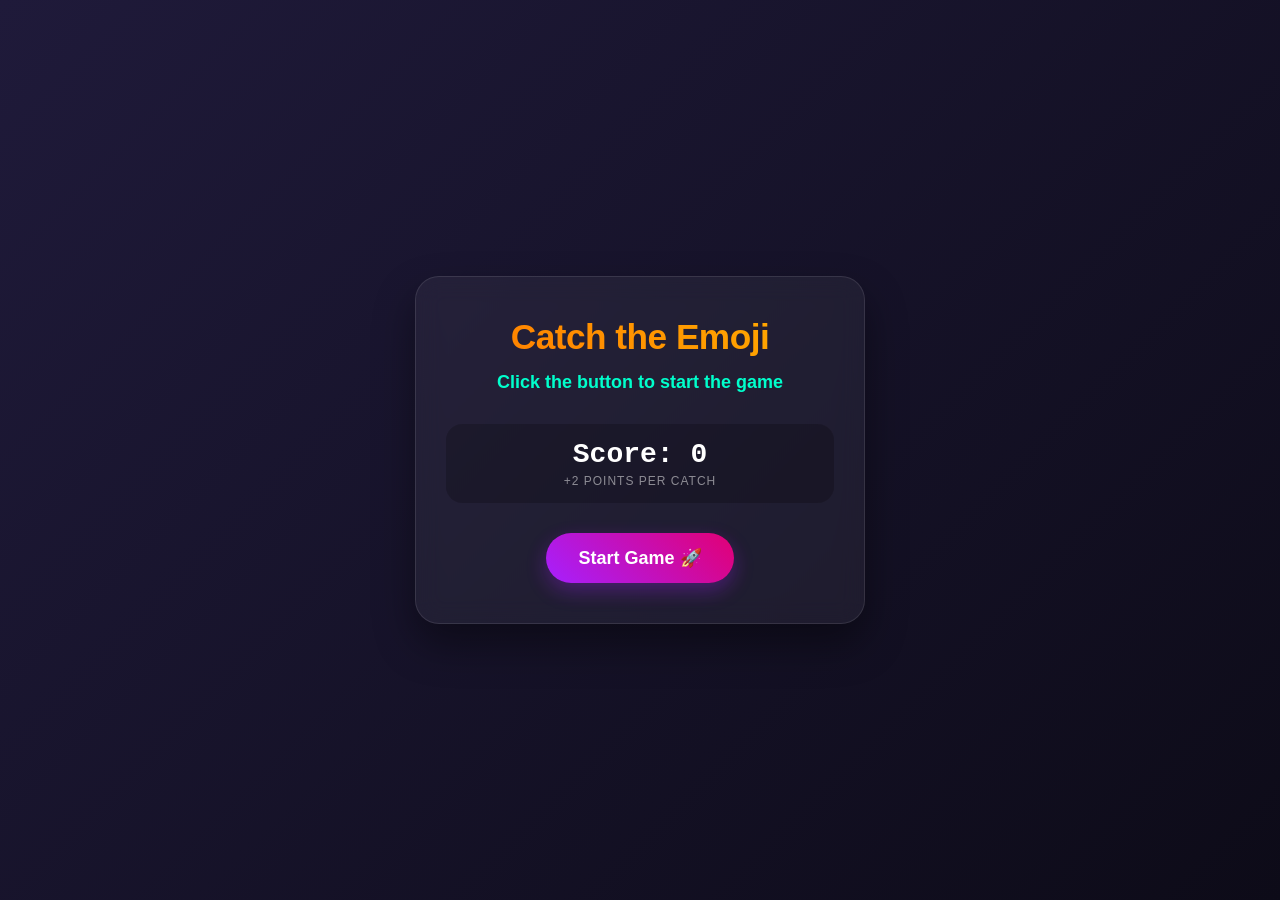
<file: index2.html>
<!DOCTYPE html>
<html lang="en">
<head>
    <meta charset="UTF-8">
    <meta name="viewport" content="width=device-width, initial-scale=1.0">
    <title>Catch the Emoji</title>
    <link rel="stylesheet" href="style2.css">
</head>
<body>

    <!-- Game Control Center Card -->
    <div class="game-container">
        <h1>Catch the Emoji</h1>
        <p id="message">Click the button to start the game</p>
        
        <div class="stats-box">
            <p id="score">Score: 0</p>
            <span class="multiplier">+2 points per catch</span>
        </div>

        <button id="startBtn">Start Game 🚀</button>
        
        <!-- Hidden until score hits 10 -->
        <a href="index7.html" id="nextGameLink" class="kopce1">Go to Storyteller 🎉</a>
    </div>

    <!-- The Floating Target Emoji -->
    <div id="emoji">😶</div>

<script>
    let emoji = document.getElementById('emoji');
    let message = document.getElementById('message');
    let startBtn = document.getElementById('startBtn');
    let scoreDisplay = document.getElementById("score");
    let nextGameLink = document.getElementById("nextGameLink");
    
    let score = 0;
    let gameLoopTimeout; 

    // Fun pool of emojis that will shuffle dynamically!
    const emojiPool = ['😜', '🤪', '👻', '😎', '🥳', '👾', '🤡', '🦊', '🐱‍🏍', '🐒'];

    function getRandomEmoji() {
        return emojiPool[Math.floor(Math.random() * emojiPool.length)];
    }

    startBtn.addEventListener('click', function(){
        startBtn.style.display = "none";
        score = 0;
        scoreDisplay.textContent = "Score: " + score;
        nextGameLink.style.display = "none";
        prepearGhost();
    });

    function prepearGhost(){
        if (score >= 10) return;

        message.innerText = "Get ready... the emoji is hiding...";
        emoji.style.display = "none";
        
        let waitTime = Math.floor(Math.random() * 1000) + 500;
        
        clearTimeout(gameLoopTimeout);
        gameLoopTimeout = setTimeout(showGhost, waitTime);
    }

    function showGhost(){
        if (score >= 10) return;

        // Change the look of the target dynamically each round
        emoji.innerText = getRandomEmoji();

        // Calculate screen boundaries safely keeping items in viewport
        let maxX = window.innerWidth - 120;
        let maxY = window.innerHeight - 120;
        let randomX = Math.floor(Math.random() * Math.max(maxX, 50));
        let randomY = Math.floor(Math.random() * Math.max(maxY, 50));
        
        emoji.style.left = randomX + 'px';
        emoji.style.top = randomY + 'px'; 
        emoji.style.display = 'block';
        message.innerText = "Click it now! ⚡";

        // Escape timer
        clearTimeout(gameLoopTimeout);
        gameLoopTimeout = setTimeout(() => {
            if(emoji.style.display === 'block'){
                emoji.style.display = 'none';
                message.innerText = "Aww! It escaped! 🏃‍♂️";
                setTimeout(prepearGhost, 800); 
            }
        }, 1200);
    }

    // Click listener
    emoji.addEventListener("click", function(){
        clearTimeout(gameLoopTimeout); 

        score += 2;
        scoreDisplay.textContent = "Score: " + score;
        
        emoji.style.display = 'none';
        message.innerText = "Boom! You caught it! 💥";
        
        if (score >= 10) {
            message.innerText = "Congratulations! You won! 🏆";
            message.style.color = "#ffdf00";
            nextGameLink.style.display = "inline-block"; 
        } else {
            setTimeout(prepearGhost, 500);
        }
    });
</script>
</body>
</html>
</file>
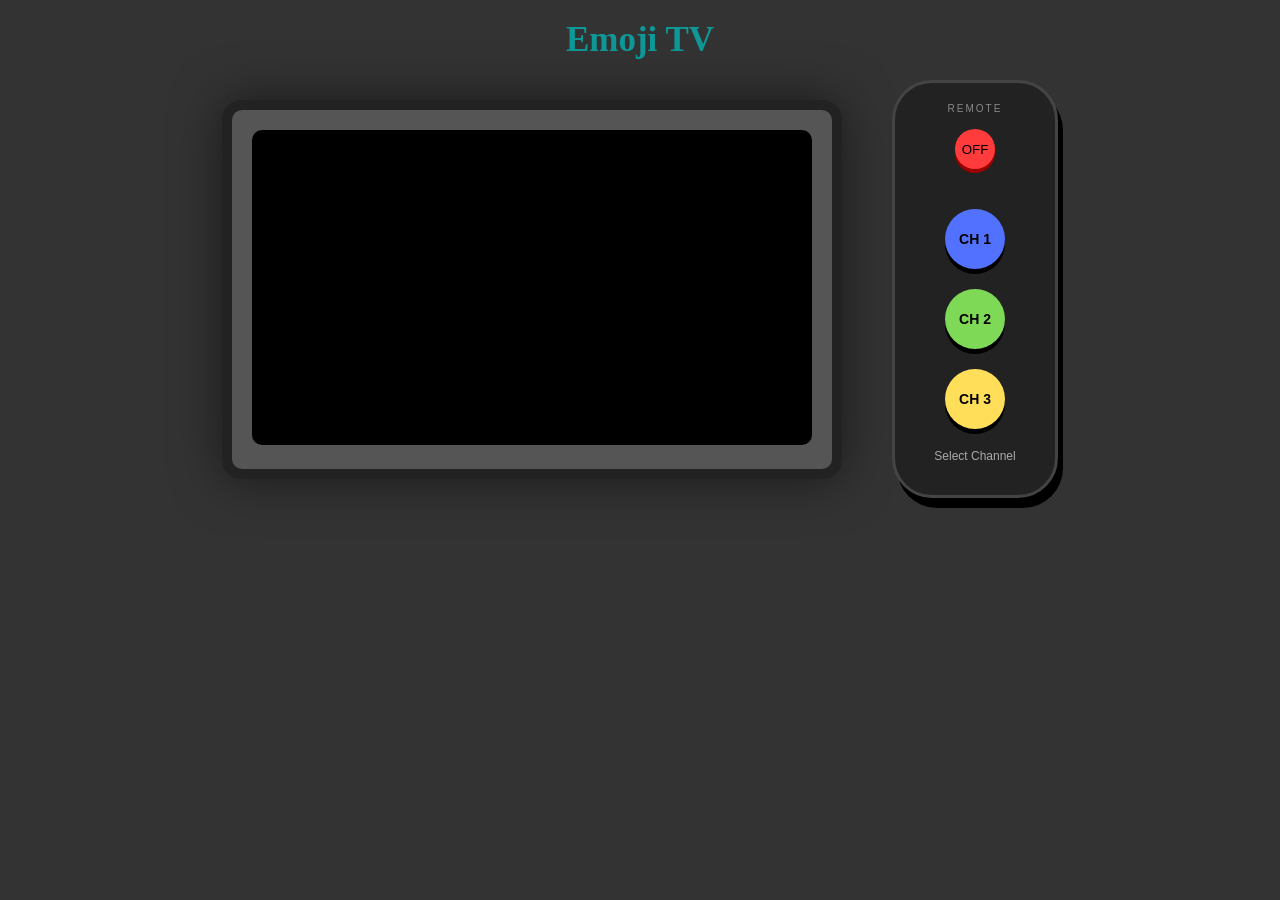
<file: index3.html>
<!DOCTYPE html>
<html lang="en">
<head>
    <meta charset="UTF-8">
    <meta name="viewport" content="width=device-width, initial-scale=1.0">
    <title>Emoji TV</title>
    <link rel="stylesheet" href="style3.css">
</head>
<body>
    <h1>Emoji TV</h1>
    <div class="living-room">
       <div class="tv-set">
           <iframe id="tvScreen" width="560" height="315"
           src="https://www.youtube.com/embed/HvK-1iKQlIs?si=1fTE1TFGj0lJ0Z_W"
           allow="autoplay;encrypted-media"></iframe>
       </div>
       <div class="remote">
           <div class="remote-lable">REMOTE</div>
           
           <!-- Fixed OFF button -->
           <button class="power-btn" onclick="changeChannel('')">OFF</button>
           
           <button class="channel-btn btn-1" onclick="changeChannel('https://www.youtube.com/embed/HvK-1iKQlIs?si=1fTE1TFGj0lJ0Z_W')">CH 1</button>
           <button class="channel-btn btn-2" onclick="changeChannel('https://www.youtube.com/embed/wjsmX-R4Taw?si=vtSyzcLpSdlMbSVu')">CH 2</button>
           <button class="channel-btn btn-3" onclick="changeChannel('https://www.youtube.com/embed/zeq0bnV2-zI?si=Hr5m6oV_QXcXQYvD')">CH 3</button>
           
           <p>Select Channel</p>
       </div> 
    </div>

    <script>
        function changeChannel(fullLink){
            let tv = document.getElementById('tvScreen');
            if(fullLink === ""){
                tv.src = ""; // clears the screen when OFF is pressed
            } else {
                tv.src = fullLink + "?autoplay=1"; // plays channel automatically
            }
        }
    </script>
</body>
</html>
</file>
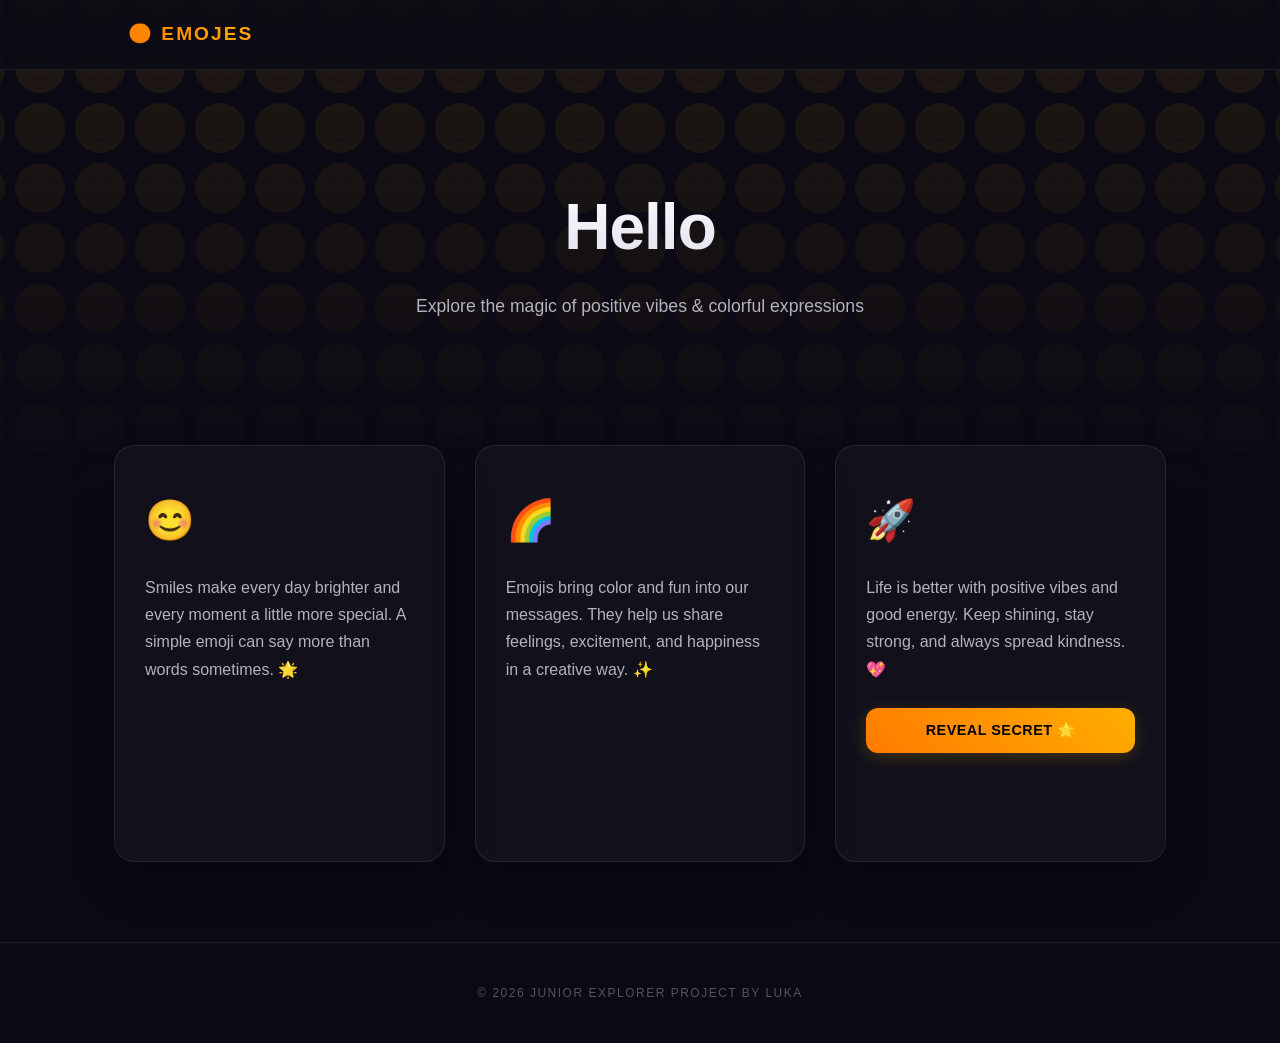
<file: index4.html>
<!DOCTYPE html>
<html lang="en">
<head>
  <meta charset="UTF-8">
  <meta name="viewport" content="width=device-width, initial-scale=1.0">
  <title>Emojes - Junior Explorer</title>
  <link rel="stylesheet" href="style4.css">
</head>
<body>

  <nav>
    <div class="logo">😊 emojes</div>
  </nav>

  <header class="main">
    <div class="hero-text">
      <h1>Hello</h1>
      <p class="subtitle">Explore the magic of positive vibes & colorful expressions</p>
    </div>
  </header>

  <div class="container">
    <main class="grid">
      <section class="card" id="Welcome">
        <div class="card-icon">😊</div>
        <p>Smiles make every day brighter and every moment a little more special. A simple emoji can say more than words sometimes. 🌟</p>
      </section>

      <section class="card" id="explore">
        <div class="card-icon">🌈</div>
        <p>Emojis bring color and fun into our messages. They help us share feelings, excitement, and happiness in a creative way. ✨</p>
      </section>
      
      <section class="card" id="fun">
        <div class="card-icon">🚀</div>
        <p>Life is better with positive vibes and good energy. Keep shining, stay strong, and always spread kindness. 💖</p>
        <button class="btn-action" onclick="getFact()">Reveal Secret 🌟</button>
        <div id="fact-area"></div>
      </section>
    </main>
  </div>

  <footer>
    &copy; 2026 JUNIOR EXPLORER PROJECT BY LUKA
  </footer>

<script>
  let facts = [
    "Kindness makes every day better and every heart happier.",
    "Dream big and never stop chasing your goals.",
    "Happiness grows when you share it with others.",
    "Music, laughter, and friends make life amazing.",
    "Confidence and courage can help you achieve anything.",
  ];

  function getFact() {
    let display = document.getElementById("fact-area");
    let random = facts[Math.floor(Math.random() * facts.length)];
    
    // Smooth transition trigger
    display.style.opacity = 0;
    display.style.transform = "translateY(5px)";
    
    setTimeout(() => {
      display.innerText = "✨ " + random;
      display.style.opacity = 1;
      display.style.transform = "translateY(0)";
    }, 200);
  }
</script>
</body>
</html>
</file>
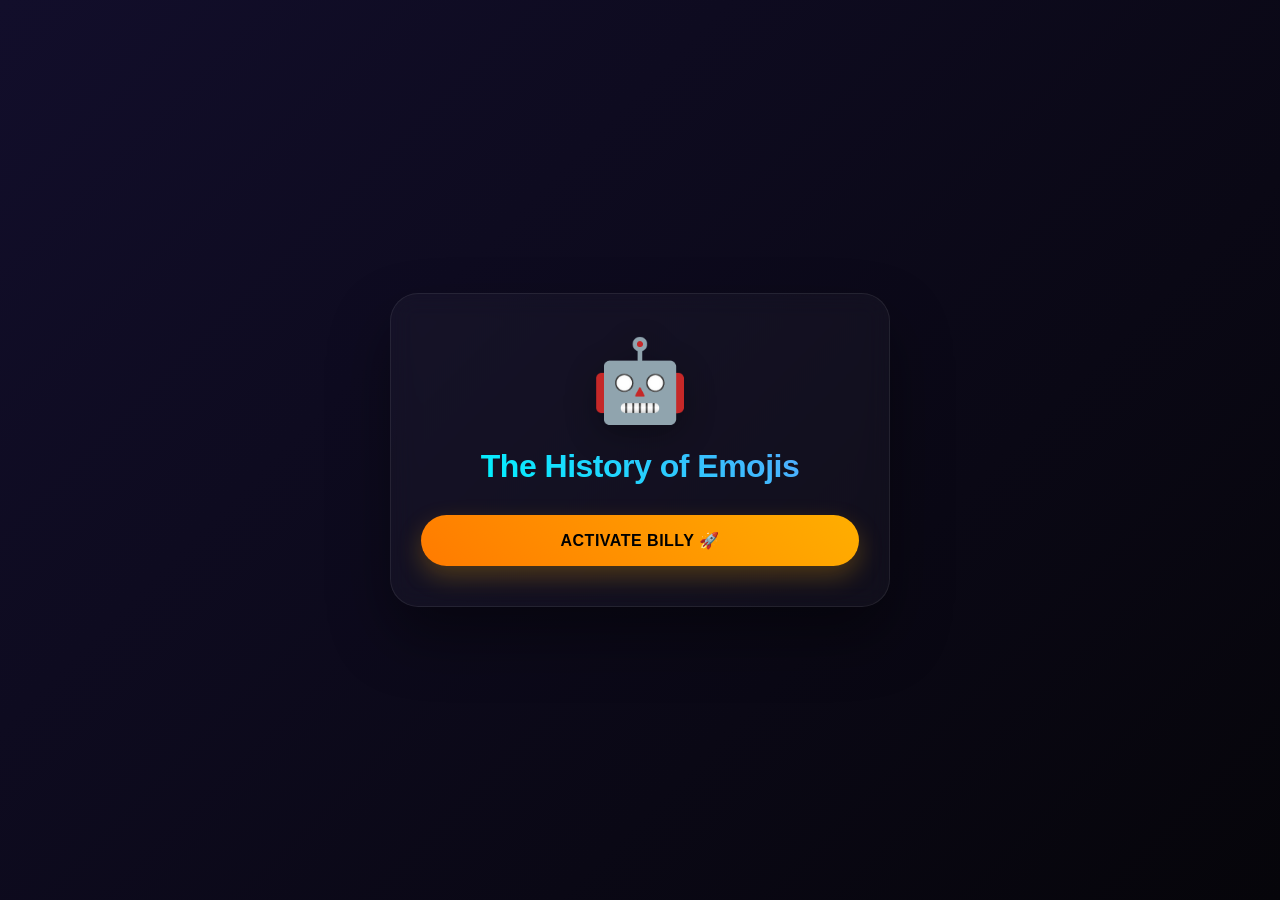
<file: index7.html>
<!DOCTYPE html>
<html lang="en">
<head>
    <meta charset="UTF-8">
    <meta name="viewport" content="width=device-width, initial-scale=1.0">
    <title>The History of Emojis</title>
    <link rel="stylesheet" href="style7.css">
</head>
<body>

    <div class="story-card">
        <div id="robot">🤖</div>
        
        <h1>The History of Emojis</h1>
        
        <p id="story-text">
            Emojis began in Japan in the late 1990s when Shigetaka Kurita created the first set of 176 emojis for a mobile internet platform. These small digital icons were designed to help people express emotions, ideas, and information quickly in text messages. Over time, emojis became popular worldwide as smartphones and social media grew. In 2010, emojis were added to the Unicode Standard, allowing them to be used across different devices and platforms. Today, emojis are an important part of online communication, helping people add emotion, humor, and personality to their messages.
        </p>
        
        <button id="talkBtn" onclick="startTalking()">Activate Billy 🚀</button>
    </div>

<script>
function startTalking() {
    let robot = document.getElementById('robot');
    let textElement = document.getElementById('story-text');
    let talkBtn = document.getElementById('talkBtn');
    
    // Grabs raw string text for the voice generator engine
    let textToSpeak = textElement.innerText;
    let speech = new SpeechSynthesisUtterance(textToSpeak);
    
    speech.rate = 1;
    speech.pitch = 1.1; // Giving Billy a slightly higher, friendlier robot pitch

    speech.onstart = () => {
        robot.innerText = "🗣️"; // Changes into talking mouth emoji
        robot.classList.add('speaking');
        textElement.classList.add('reveal'); // Smoothly fades the text element in
        talkBtn.innerText = "Billy is Speaking... 💬";
        talkBtn.disabled = true;
    };

    speech.onend = () => {
        robot.innerText = "🤖"; // Reverts back to standard robot face
        robot.classList.remove('speaking');
        talkBtn.innerText = "Activate Billy 🚀";
        talkBtn.disabled = false;
    };

    speech.onerror = () => {
        // Safe fallback cleanup if browser voice synth fails
        robot.innerText = "🤖";
        robot.classList.remove('speaking');
        talkBtn.disabled = false;
    };

    window.speechSynthesis.speak(speech);
}
</script>
</body>
</html>
</file>
<file: style2.css>
/* --- Base Reset & Setup --- */
* {
    margin: 0;
    padding: 0;
    box-sizing: border-box;
}

body {
    text-align: center;
    font-family: 'Segoe UI', Tahoma, Geneva, Verdana, sans-serif;
    background: #0f0c20;
    background: linear-gradient(135deg, #1f1a3a 0%, #0d0b18 100%);
    color: #ffffff;
    height: 100vh;
    width: 100vw;
    overflow: hidden;
    display: flex;
    align-items: center;
    justify-content: center;
    position: relative;
}

/* --- Glassmorphic Game Interface Hub --- */
.game-container {
    background: rgba(255, 255, 255, 0.05);
    backdrop-filter: blur(12px);
    -webkit-backdrop-filter: blur(12px);
    border: 1px solid rgba(255, 255, 255, 0.1);
    padding: 40px 30px;
    border-radius: 24px;
    box-shadow: 0 20px 40px rgba(0, 0, 0, 0.4);
    max-width: 450px;
    width: 90%;
    z-index: 10; /* Ensures UI card sits cleanly above floating elements */
}

h1 {
    font-size: 2.2rem;
    font-weight: 800;
    margin-bottom: 15px;
    letter-spacing: -0.5px;
    background: linear-gradient(45deg, #ff7b00, #ffae00);
    -webkit-background-clip: text;
    -webkit-text-fill-color: transparent;
}

#message {
    font-size: 18px;
    font-weight: 600;
    color: #00ffcc;
    min-height: 27px; /* Prevents layout shifting when text flips */
    margin-bottom: 25px;
    transition: color 0.3s ease;
}

/* --- Scoreboard Styles --- */
.stats-box {
    background: rgba(0, 0, 0, 0.2);
    border-radius: 16px;
    padding: 15px;
    margin-bottom: 30px;
}

#score {
    font-family: 'Courier New', Courier, monospace;
    font-size: 28px;
    font-weight: bold;
    color: #ffffff;
}

.multiplier {
    font-size: 12px;
    text-transform: uppercase;
    letter-spacing: 1px;
    color: rgba(255, 255, 255, 0.5);
    display: block;
    margin-top: 4px;
}

/* --- Interactive Action Buttons --- */
button {
    background: linear-gradient(45deg, #a620ff, #e20074);
    color: #fff;
    font-size: 18px;
    font-weight: 700;
    padding: 14px 32px;
    border: none;
    border-radius: 50px;
    cursor: pointer;
    box-shadow: 0 8px 20px rgba(166, 32, 255, 0.3);
    transition: transform 0.2s cubic-bezier(0.175, 0.885, 0.32, 1.275), box-shadow 0.3s;
}

button:hover {
    transform: scale(1.05);
    box-shadow: 0 12px 25px rgba(166, 32, 255, 0.5);
}

button:active {
    transform: scale(0.98);
}

/* Win Link Button */
.kopce1 {
    display: none; /* Safely handled by JS display engine */
    margin: 0 auto;
    text-decoration: none;
    background: linear-gradient(45deg, #00f2fe, #4facfe);
    color: #000;
    font-size: 18px;
    font-weight: 700;
    padding: 14px 32px;
    border-radius: 50px;
    box-shadow: 0 8px 20px rgba(79, 172, 254, 0.3);
    transition: transform 0.2s ease, box-shadow 0.3s;
}

.kopce1:hover {
    transform: translateY(-3px);
    box-shadow: 0 12px 25px rgba(79, 172, 254, 0.5);
}

/* --- Dynamic Game Target Styling --- */
#emoji {
    font-size: 65px;
    position: absolute;
    cursor: pointer;
    display: none;
    user-select: none;
    z-index: 5;
    filter: drop-shadow(0 10px 15px rgba(0, 0, 0, 0.3));
    transition: transform 0.1s ease;
}

#emoji:hover {
    transform: scale(1.25); /* Grows bigger when the cursor approaches it */
}

#emoji:active {
    transform: scale(0.9); /* Squishes down satisfyingly right as it gets clicked */
}
/* --- Responsive Adjustments for Mobile and Tablets --- */

@media (max-width: 768px) {
    body {
        /* Prevents pull-to-refresh gestures on mobile browsers while playing */
        overscroll-behavior: none; 
    }

    .game-container {
        padding: 25px 20px;
        width: 85%;
    }

    h1 {
        font-size: 1.8rem;
    }

    #message {
        font-size: 16px;
    }

    /* Makes the target slightly larger on mobile so it's fairer to tap with fingers */
    #emoji {
        font-size: 75px; 
    }
}

@media (max-width: 480px) {
    .game-container {
        width: 90%;
        padding: 20px 15px;
    }

    h1 {
        font-size: 1.5rem;
    }

    #score {
        font-size: 22px;
    }

    button, .kopce1 {
        width: 100%; /* Full-width buttons on small phones for easier tapping */
        padding: 12px 20px;
        font-size: 16px;
    }
}
</file>
<file: style3.css>
/* Base styles */
body {
    background-color: #333;
    font-family: Arial, Helvetica, sans-serif;
    display: flex;
    flex-direction: column;   /* stack heading + living-room */
    align-items: center;      /* center horizontally */
    min-height: 100vh;
    margin: 0;
    color: aliceblue;
}

h1 {
    color: rgb(15, 152, 152);
    font-family: cursive;
    font-size: 35px; 
    margin: 20px 0;           /* spacing around heading */
    text-align: center;       /* center text inside */
}

.living-room {
    display: flex;
    gap: 50px;
    align-items: center;
    justify-content: center;
    flex-wrap: wrap; /* allows emojis/remote to wrap on small screens */
}

.tv-set {
    background-color: #555;
    padding: 20px;
    border-radius: 20px;
    border: 10px solid #222;
    box-shadow: 0px 0px 50px rgba(0,0,0,0.5);
}

iframe {
    background-color: black;
    border-radius: 10px;
    border: none;
}

.remote {
    background-color: #222;
    width: 120px;
    padding: 20px;
    border-radius: 40px;
    border: 3px solid #444;
    display: flex;
    flex-direction: column;
    align-items: center;
    box-shadow: 5px 10px 0px #000;
}

.remote-lable {
    font-size: 10px;
    color: #888;
    margin-bottom: 15px;
    letter-spacing: 2px;
}

.power-btn {
    background-color: #ff3b3b ;
    width: 40px;
    height: 40px;
    border-radius: 50%;
    border: none;
    cursor: pointer;
    margin-bottom: 30px;
    box-shadow: 0px 4px 0px #990000;
}

.channel-btn {
    width: 60px;
    height: 60px;
    border-radius: 50%;
    margin: 10px 0;
    border: none;
    cursor: pointer;
    font-weight: bold;
    font-size: 14px;
    transition: 0.1s;
    box-shadow: 0px 5px 0px #000;
    display: flex;
    justify-content: center;
    align-items: center;
    text-align: center;
}

.btn-1 { background-color: #5271ff; }
.btn-2 { background-color: #7ED957; }
.btn-3 { background-color: #ffde59; }

.channel-btn:active,
.power-btn:active {
    transform: translateY(4px);
    box-shadow: none;
}

p {
    font-size: 12px;
    color: #aaa;
    margin-top: 10px;
}

/* 📱 Responsive only for smaller screens */
@media (max-width: 768px){
    .living-room {
        flex-direction: column;
        gap: 30px;
    }
    iframe {
        width: 100%;
        height: 200px;
    }
    .remote {
        width: 100px;
        padding: 15px;
    }
    .channel-btn {
        width: 50px;
        height: 50px;
        font-size: 12px;
    }
}

@media (max-width: 480px){
    h1 {
        font-size: 20px;
        margin-bottom: 15px;
    }
    iframe {
        height: 150px;
    }
    .remote {
        width: 90px;
        padding: 10px;
    }
    .channel-btn {
        width: 45px;
        height: 45px;
        font-size: 11px;
    }
}
</file>
<file: style4.css>
/* --- Modern CSS Architecture --- */
:root {
    --bg-dark: #0b0a14;
    --card-bg: rgba(255, 255, 255, 0.03);
    --card-border: rgba(255, 255, 255, 0.08);
    --accent-gradient: linear-gradient(45deg, #ff7b00, #ffae00);
    --accent-glow: #ff9d00;
    --text-main: #ffffff;
    --text-muted: #b3b2be;
    --nav-height: 70px;
}

* {
    box-sizing: border-box;
    margin: 0;
    padding: 0;
}

body {
    font-family: 'Segoe UI', Tahoma, Geneva, Verdana, sans-serif;
    background-color: var(--bg-dark);
    color: var(--text-main);
    line-height: 1.7;
    overflow-x: hidden;
}

/* --- Fixed Navbar Layout --- */
nav {
    height: var(--nav-height);
    background: rgba(11, 10, 20, 0.75);
    backdrop-filter: blur(15px);
    -webkit-backdrop-filter: blur(15px);
    display: flex;
    justify-content: space-between;
    align-items: center;
    padding: 0 10%;
    position: fixed;
    top: 0;
    width: 100%;
    z-index: 1000;
    border-bottom: 1px solid var(--card-border);
}

.logo {
    font-size: 1.2rem;
    font-weight: 800;
    letter-spacing: 2px;
    text-transform: uppercase;
    background: var(--accent-gradient);
    -webkit-background-clip: text;
    -webkit-text-fill-color: transparent;
}

/* --- Clean Hero Header --- */
.main {
    height: 55vh;
    display: flex;
    justify-content: center;
    align-items: center;
    text-align: center;
    padding: 0 20px;
    
    /* Base background color */
    background-color: #0b0a14;
    
    /* 1. This layer places a dark gradient mask to keep text readable */
    background-image: 
        linear-gradient(to bottom, rgba(11, 10, 20, 0.4), #0b0a14),
        
        /* 2. This layer draws a sharp, repeating 3D-style Smiley Emoji tile */
        url("data:image/svg+xml,%3Csvg xmlns='http://www.w3.org/2000/svg' width='60' height='60' viewBox='0 0 60 60'%3E%3Ccircle cx='30' cy='30' r='25' fill='%23ffae00' fill-opacity='0.15'/%3E%3Ccircle cx='20' cy='23' r='3' fill='%23000' fill-opacity='0.15'/%3E%3Ccircle cx='40' cy='23' r='3' fill='%23000' fill-opacity='0.15'/%3E%3Cpath d='M20,38 Q30,48 40,38' stroke='%23000' stroke-width='3' stroke-linecap='round' fill='none' stroke-opacity='0.15'/%3E%3C/svg%3E");
        
    /* Tells the emoji to repeat seamlessly like wallpaper */
    background-repeat: repeat;
    background-position: center;
}

.main h1 {
    font-size: 4rem;
    font-weight: 900;
    letter-spacing: -1px;
    margin-bottom: 10px;
    background: linear-gradient(180deg, #ffffff 0%, #deddeb 100%);
    -webkit-background-clip: text;
    -webkit-text-fill-color: transparent;
}

.subtitle {
    color: var(--text-muted);
    font-size: 1.1rem;
    max-width: 500px;
    margin: 0 auto;
}

/* --- Responsive Layout Grid --- */
.container {
    max-width: 1100px;
    margin: -50px auto 80px;
    padding: 0 24px;
}

.grid {
    display: grid;
    grid-template-columns: repeat(auto-fit, minmax(300px, 1fr));
    gap: 30px;
}

/* --- Sleek Card Design --- */
.card {
    background: var(--card-bg);
    border: 1px solid var(--card-border);
    backdrop-filter: blur(10px);
    -webkit-backdrop-filter: blur(10px);
    padding: 40px 30px;
    border-radius: 20px;
    box-shadow: 0 20px 40px rgba(0, 0, 0, 0.3);
    transition: transform 0.3s cubic-bezier(0.25, 1, 0.5, 1), border-color 0.3s;
    display: flex;
    flex-direction: column;
}

.card:hover {
    transform: translateY(-8px);
    border-color: rgba(255, 174, 0, 0.3);
}

.card-icon {
    font-size: 2.5rem;
    margin-bottom: 20px;
}

.card p {
    color: var(--text-muted);
    font-size: 1rem;
    flex-grow: 1; /* Pushes content down evenly */
}

/* --- Interactive Action Button --- */
.btn-action {
    display: block;
    width: 100%;
    margin-top: 25px;
    padding: 14px;
    background: var(--accent-gradient);
    color: #000000;
    font-weight: 700;
    border: none;
    border-radius: 12px;
    cursor: pointer;
    font-size: 0.9rem;
    text-transform: uppercase;
    letter-spacing: 0.5px;
    transition: transform 0.2s, box-shadow 0.3s;
    box-shadow: 0 4px 15px rgba(255, 174, 0, 0.2);
}

.btn-action:hover {
    transform: scale(1.02);
    box-shadow: 0 8px 25px rgba(255, 174, 0, 0.4);
}

/* --- Smooth Secret Fact Display --- */
#fact-area {
    margin-top: 20px;
    padding: 12px;
    background: rgba(255, 174, 0, 0.05);
    border-left: 3px solid var(--accent-glow);
    border-radius: 4px;
    font-size: 0.95rem;
    font-style: italic;
    color: #ffd27f;
    opacity: 0;
    transform: translateY(5px);
    transition: all 0.3s ease;
    min-height: 48px; /* Holds container space open */
}

/* --- Centered Footer --- */
footer {
    text-align: center;
    padding: 40px 20px;
    border-top: 1px solid var(--card-border);
    font-size: 0.75rem;
    color: rgba(255, 255, 255, 0.3);
    letter-spacing: 1.5px;
}

/* --- Media Queries for Perfect Mobile Scalability --- */
@media (max-width: 768px) {
    nav {
        padding: 0 5%;
    }
    
    .main {
        height: 45vh;
    }

    .main h1 {
        font-size: 2.8rem;
    }

    .subtitle {
        font-size: 1rem;
    }

    .container {
        margin: -30px auto 40px;
    }
    
    .card {
        padding: 30px 20px;
    }
}

@media (max-width: 480px) {
    .main h1 {
        font-size: 2.2rem;
    }
    
    .grid {
        grid-template-columns: 1fr; /* Force crisp stack on small phones */
    }
}
</file>
<file: style7.css>
/* --- Global Resets & Theme Setup --- */
* {
    margin: 0;
    padding: 0;
    box-sizing: border-box;
}

body {
    background: #0b0914;
    /* Cyber-purple theme matching a dynamic emoji console environment */
    background: linear-gradient(135deg, #120e2b 0%, #06050a 100%);
    display: flex;
    justify-content: center;
    align-items: center;
    min-height: 100vh;
    padding: 20px;
    font-family: 'Segoe UI', Roboto, Helvetica, Arial, sans-serif;
    color: #ffffff;
    overflow-x: hidden;
}

/* --- Glassmorphic Story Container Card --- */
.story-card {
    background: rgba(255, 255, 255, 0.03);
    border: 1px solid rgba(255, 255, 255, 0.08);
    backdrop-filter: blur(12px);
    -webkit-backdrop-filter: blur(12px);
    padding: 40px 30px;
    border-radius: 28px;
    text-align: center;
    max-width: 500px;
    width: 100%;
    box-shadow: 0 30px 60px rgba(0, 0, 0, 0.4);
    display: flex;
    flex-direction: column;
    align-items: center; /* Handles centering beautifully on mobile automatically */
    gap: 20px;
}

/* --- Animated Speaker Target --- */
#robot {
    font-size: 80px;
    display: inline-block;
    user-select: none;
    filter: drop-shadow(0 10px 15px rgba(0, 0, 0, 0.3));
    transition: transform 0.3s cubic-bezier(0.175, 0.885, 0.32, 1.275);
}

#robot:hover {
    transform: scale(1.1) rotate(5deg);
}

/* Fixed your infinite syntax error here */
.speaking {
    animation: shake 0.4s infinite linear;
}

@keyframes shake {
    0%   { transform: translate(0, 0) scale(1.05); }
    25%  { transform: translate(-2px, 3px) rotate(-3deg); }
    50%  { transform: translate(3px, -1px) rotate(3deg); }
    75%  { transform: translate(-1px, -2px) rotate(-1deg); }
    100% { transform: translate(0, 0) scale(1.05); }
}

/* --- Typography --- */
h1 {
    font-size: 2rem;
    font-weight: 800;
    letter-spacing: -0.5px;
    background: linear-gradient(45deg, #00f2fe, #4facfe);
    -webkit-background-clip: text;
    -webkit-text-fill-color: transparent;
}

/* --- Smooth Interaction Reveal Engine --- */
#story-text {
    background-color: rgba(255, 255, 255, 0.04);
    border: 1px solid rgba(255, 255, 255, 0.05);
    padding: 24px;
    border-radius: 20px;
    line-height: 1.7;
    font-size: 1.05rem;
    color: #cbd5e1;
    text-align: left;
    
    /* Clean CSS Reveal Animation replaces the hard text breaking display block toggle */
    display: none; 
    opacity: 0;
    transform: translateY(10px);
    transition: opacity 0.4s ease, transform 0.4s ease;
}

#story-text.reveal {
    display: block;
    opacity: 1;
    transform: translateY(0);
}

/* --- Sleek Gradient Action Pill --- */
button {
    background: linear-gradient(45deg, #ff7b00, #ffae00);
    color: #000000;
    border: none;
    padding: 16px 36px;
    border-radius: 50px;
    font-weight: 700;
    font-size: 1rem;
    cursor: pointer;
    letter-spacing: 0.5px;
    text-transform: uppercase;
    box-shadow: 0 10px 25px rgba(255, 174, 0, 0.25);
    transition: transform 0.2s, box-shadow 0.3s, opacity 0.3s;
    width: 100%; /* Spans full card comfortably */
    margin-top: 10px;
}

button:hover:not(:disabled) {
    transform: translateY(-2px);
    box-shadow: 0 15px 30px rgba(255, 174, 0, 0.4);
}

button:active:not(:disabled) {
    transform: translateY(0);
}

button:disabled {
    background: rgba(255, 255, 255, 0.1);
    color: rgba(255, 255, 255, 0.3);
    box-shadow: none;
    cursor: not-allowed;
}

/* --- Media Queries for Responsive Handheld Devices --- */
@media (max-width: 600px) {
    body {
        padding: 15px;
    }

    .story-card {
        padding: 30px 20px;
        gap: 15px;
    }

    #robot {
        font-size: 70px;
    }

    h1 {
        font-size: 1.6rem;
    }

    #story-text {
        font-size: 0.95rem;
        padding: 18px;
    }

    button {
        font-size: 0.9rem;
        padding: 14px 28px;
    }
}
</file>
